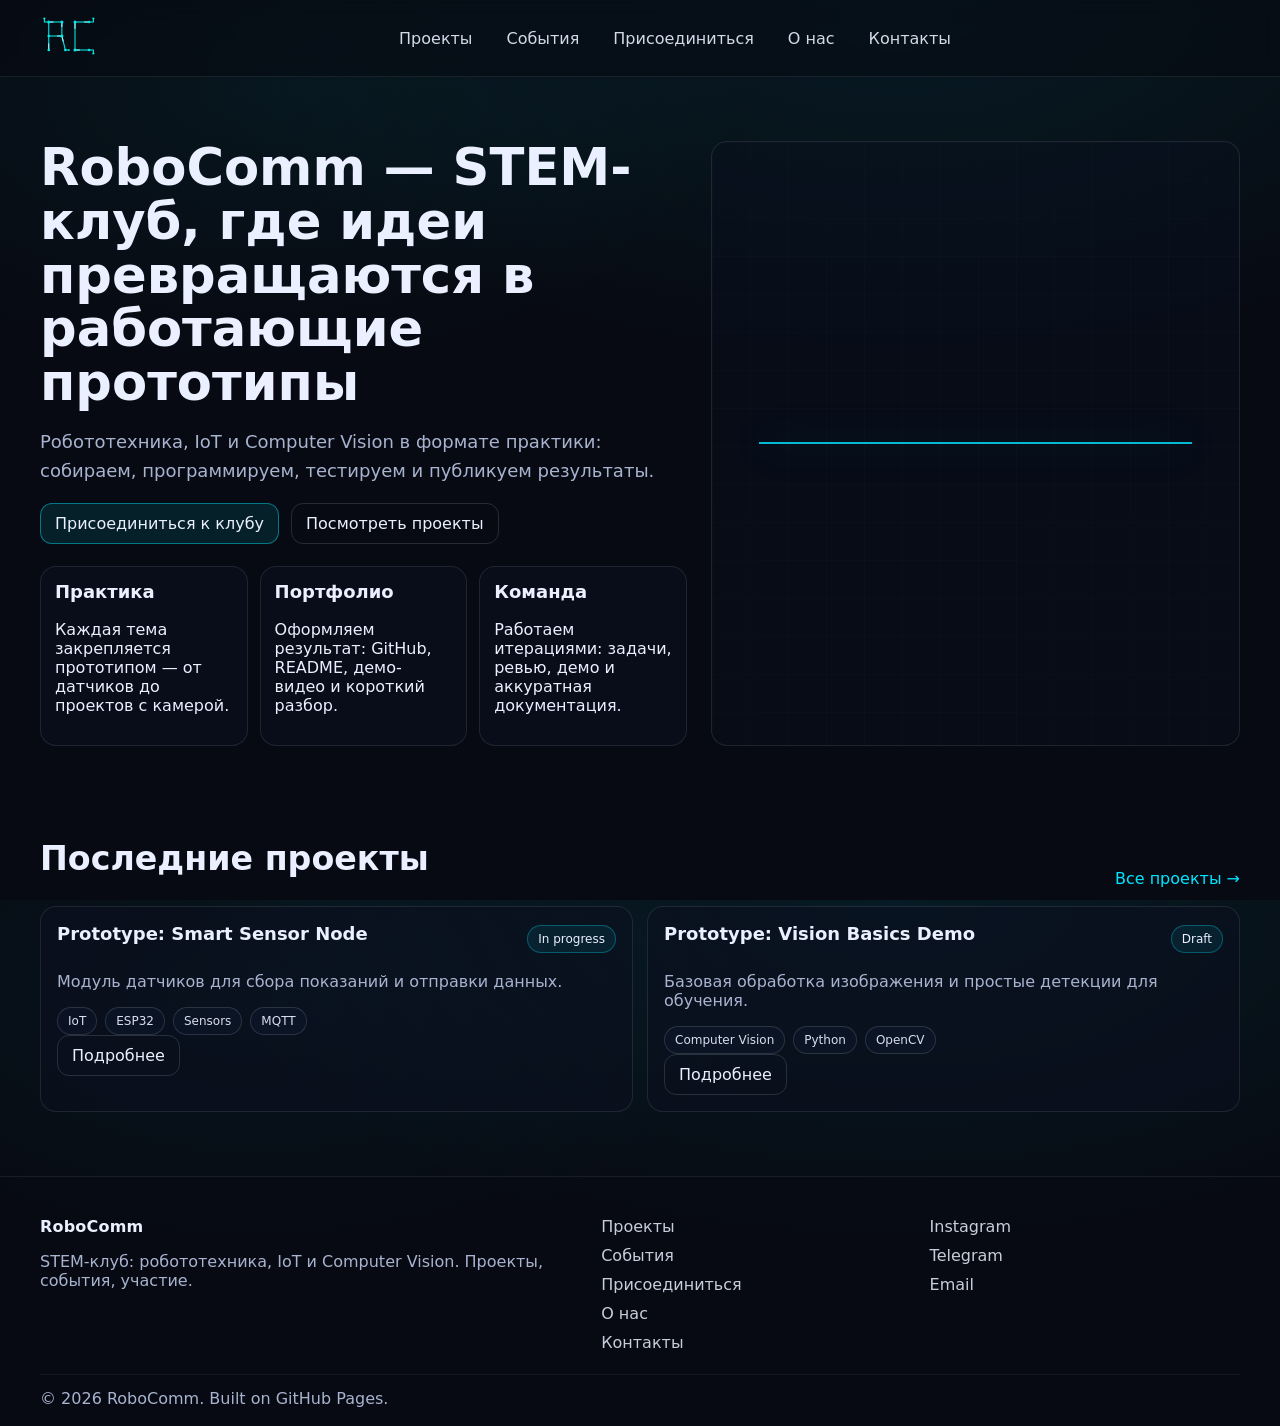
<file: index.html>
<!doctype html>
<html lang="ru">

<head>
  <meta charset="utf-8" />
  <meta name="viewport" content="width=device-width, initial-scale=1" />
  <title>RoboComm — STEM-клуб</title>
  <meta name="description"
    content="RoboComm — STEM-клуб: робототехника, IoT и Computer Vision. Проекты, события и участие." />

  <meta property="og:title" content="RoboComm — STEM-клуб" />
  <meta property="og:description" content="Проекты в робототехнике, IoT и Computer Vision. Присоединяйтесь." />
  <meta property="og:image" content="./assets/img/og.png" />
  <meta property="og:type" content="website" />

  <link rel="icon" href="./assets/icons/favicon.svg" type="image/svg+xml" />
  <link rel="icon" href="./assets/icons/favicon.ico" />
  <link rel="stylesheet" href="./assets/css/styles.css" />
</head>

<body>
  <header class="header">
    <div class="container header__inner">
      <a class="brand" href="./">
        <svg xmlns="http://www.w3.org/2000/svg" viewBox="0 0 160 100" width="70" height="44" aria-label="RoboComm"
          role="img">
          <style>
            .rc-tr {
              fill: none;
              stroke: #05e8e8;
              stroke-width: 2.5;
              stroke-linecap: square;
              stroke-linejoin: miter;
            }

            .rc-nd {
              fill: #05e8e8;
            }

            .rc-ndp {
              fill: #05e8e8;
              animation: rc-ndp 2.4s ease-in-out infinite;
            }

            .rc-sig {
              fill: none;
              stroke: #05e8e8;
              stroke-width: 2.2;
              stroke-linecap: round;
              opacity: 0;
              animation: rc-sig 3s ease-out infinite;
            }

            .rc-fl {
              fill: none;
              stroke: rgba(190, 252, 255, .9);
              stroke-width: 2.5;
              stroke-linecap: round;
              animation: rc-fl 1.8s linear infinite;
            }

            @keyframes rc-ndp {

              0%,
              100% {
                opacity: 1
              }

              50% {
                opacity: .3
              }
            }

            @keyframes rc-sig {
              0% {
                opacity: 0
              }

              20% {
                opacity: 1
              }

              80% {
                opacity: .5
              }

              100% {
                opacity: 0
              }
            }

            @keyframes rc-fl {
              from {
                stroke-dashoffset: 240
              }

              to {
                stroke-dashoffset: 0
              }
            }
          </style>
          <line class="rc-tr" x1="20" y1="18" x2="20" y2="82" />
          <line class="rc-tr" x1="20" y1="18" x2="50" y2="18" />
          <line class="rc-tr" x1="50" y1="18" x2="50" y2="50" />
          <line class="rc-tr" x1="20" y1="50" x2="50" y2="50" />
          <polyline class="rc-tr" points="50,50 58,82" />
          <polyline class="rc-tr" points="20,18 10,18 10,10" />
          <line class="rc-tr" x1="58" y1="82" x2="66" y2="82" />
          <line class="rc-tr" x1="112" y1="18" x2="80" y2="18" />
          <line class="rc-tr" x1="80" y1="18" x2="80" y2="82" />
          <line class="rc-tr" x1="80" y1="82" x2="112" y2="82" />
          <polyline class="rc-tr" points="112,18 122,18 122,10" />
          <polyline class="rc-tr" points="112,82 122,82 122,90" />
          <line class="rc-fl" x1="20" y1="82" x2="20" y2="18" stroke-dasharray="14 240" />
          <line class="rc-fl" x1="20" y1="18" x2="50" y2="18" stroke-dasharray="10 240" style="animation-delay:.25s" />
          <line class="rc-fl" x1="50" y1="18" x2="50" y2="50" stroke-dasharray="10 240" style="animation-delay:.5s" />
          <line class="rc-fl" x1="50" y1="50" x2="20" y2="50" stroke-dasharray="10 240" style="animation-delay:.75s" />
          <polyline class="rc-fl" points="50,50 58,82" stroke-dasharray="12 240" style="animation-delay:1s" />
          <line class="rc-fl" x1="112" y1="18" x2="80" y2="18" stroke-dasharray="10 240" style="animation-delay:.4s" />
          <line class="rc-fl" x1="80" y1="18" x2="80" y2="82" stroke-dasharray="14 240" style="animation-delay:.8s" />
          <line class="rc-fl" x1="80" y1="82" x2="112" y2="82" stroke-dasharray="10 240" style="animation-delay:1.2s" />
          <circle class="rc-ndp" cx="20" cy="18" r="3.5" />
          <circle class="rc-ndp" cx="50" cy="18" r="3.5" style="animation-delay:.6s" />
          <circle class="rc-ndp" cx="20" cy="50" r="3" style="animation-delay:1.2s" />
          <circle class="rc-ndp" cx="50" cy="50" r="3.5" style="animation-delay:.9s" />
          <circle class="rc-ndp" cx="20" cy="82" r="3" style="animation-delay:1.8s" />
          <circle class="rc-ndp" cx="58" cy="82" r="3" style="animation-delay:1.5s" />
          <circle class="rc-nd" cx="10" cy="10" r="2.5" />
          <circle class="rc-nd" cx="66" cy="82" r="2" />
          <circle class="rc-ndp" cx="80" cy="18" r="3.5" style="animation-delay:.3s" />
          <circle class="rc-ndp" cx="112" cy="18" r="3" style="animation-delay:.9s" />
          <circle class="rc-ndp" cx="80" cy="82" r="3.5" style="animation-delay:1.5s" />
          <circle class="rc-ndp" cx="112" cy="82" r="3" style="animation-delay:.6s" />
          <circle class="rc-nd" cx="122" cy="10" r="2.5" />
          <circle class="rc-nd" cx="122" cy="90" r="2.5" />
          <path class="rc-sig" d="M118,36 A16,16 0 0,1 118,64" style="animation-delay:0s" />
          <path class="rc-sig" d="M126,26 A26,26 0 0,1 126,74" style="animation-delay:.9s" />
          <path class="rc-sig" d="M134,16 A36,36 0 0,1 134,84" style="animation-delay:1.8s" />
        </svg>
      </a>

      <nav class="nav" aria-label="Главная навигация">
        <a href="./projects/">Проекты</a>
        <a href="./events/">События</a>
        <a href="./join/">Присоединиться</a>
        <a href="./about/">О нас</a>
        <a href="./contact/">Контакты</a>
      </nav>

      <div class="header__cta">
      </div>
    </div>
  </header>

  <main>
    <section class="hero">
      <div class="container hero__grid">
        <div class="hero__content">
          <h1 class="h1">RoboComm — STEM-клуб, где идеи превращаются в работающие прототипы</h1>
          <p class="lead">
            Робототехника, IoT и Computer Vision в формате практики: собираем, программируем, тестируем и публикуем
            результаты.
          </p>
          <div class="hero__actions">
            <a class="btn btn--primary"
              href="https://docs.google.com/forms/d/e/1FAIpQLSdoDfHb0svXEY7sCwe3FYZhcU8CKsg9YyUPoScQWoVRSNsouA/viewform?usp=dialog"
              target="_blank" rel="noreferrer">Присоединиться к клубу</a>
            <a class="btn btn--ghost" href="./projects/">Посмотреть проекты</a>
          </div>

          <div class="features">
            <div class="feature">
              <h3 class="h3">Практика</h3>
              <p>Каждая тема закрепляется прототипом — от датчиков до проектов с камерой.</p>
            </div>
            <div class="feature">
              <h3 class="h3">Портфолио</h3>
              <p>Оформляем результат: GitHub, README, демо-видео и короткий разбор.</p>
            </div>
            <div class="feature">
              <h3 class="h3">Команда</h3>
              <p>Работаем итерациями: задачи, ревью, демо и аккуратная документация.</p>
            </div>
          </div>
        </div>

        <div class="hero__visual" aria-hidden="true">
          <div class="osc">
            <div class="osc__line"></div>
          </div>
          <div class="gridbg"></div>
        </div>
      </div>
    </section>

    <section class="section">
      <div class="container">
        <div class="section__head">
          <h2 class="h2">Последние проекты</h2>
          <a class="link" href="./projects/">Все проекты →</a>
        </div>

        <div class="cards">
          <article class="card">
            <div class="card__top">
              <h3 class="h3">Prototype: Smart Sensor Node</h3>
              <span class="status">In progress</span>
            </div>
            <p class="muted">Модуль датчиков для сбора показаний и отправки данных.</p>
            <div class="tags">
              <span class="tag">IoT</span><span class="tag">ESP32</span><span class="tag">Sensors</span><span
                class="tag">MQTT</span>
            </div>
            <div class="card__actions">
              <a class="btn btn--ghost" href="./projects/">Подробнее</a>
            </div>
          </article>

          <article class="card">
            <div class="card__top">
              <h3 class="h3">Prototype: Vision Basics Demo</h3>
              <span class="status">Draft</span>
            </div>
            <p class="muted">Базовая обработка изображения и простые детекции для обучения.</p>
            <div class="tags">
              <span class="tag">Computer Vision</span><span class="tag">Python</span><span class="tag">OpenCV</span>
            </div>
            <div class="card__actions">
              <a class="btn btn--ghost" href="./projects/">Подробнее</a>
            </div>
          </article>
        </div>
      </div>
    </section>
  </main>

  <footer class="footer">
    <div class="container footer__grid">
      <div>
        <div class="brand brand--footer">RoboComm</div>
        <p class="muted">STEM-клуб: робототехника, IoT и Computer Vision. Проекты, события, участие.</p>
      </div>

      <div class="footer__links">
        <a href="./projects/">Проекты</a>
        <a href="./events/">События</a>
        <a href="./join/">Присоединиться</a>
        <a href="./about/">О нас</a>
        <a href="./contact/">Контакты</a>
      </div>

      <div class="footer__links">
        <a href="#">Instagram</a>
        <a href="#">Telegram</a>
        <a href="#">Email</a>
      </div>
    </div>

    <div class="container footer__bottom">
      <span class="muted">© <span id="year"></span> RoboComm. Built on GitHub Pages.</span>
    </div>
  </footer>

  <script>
    document.getElementById('year').textContent = new Date().getFullYear();
  </script>
</body>

</html>
</file>
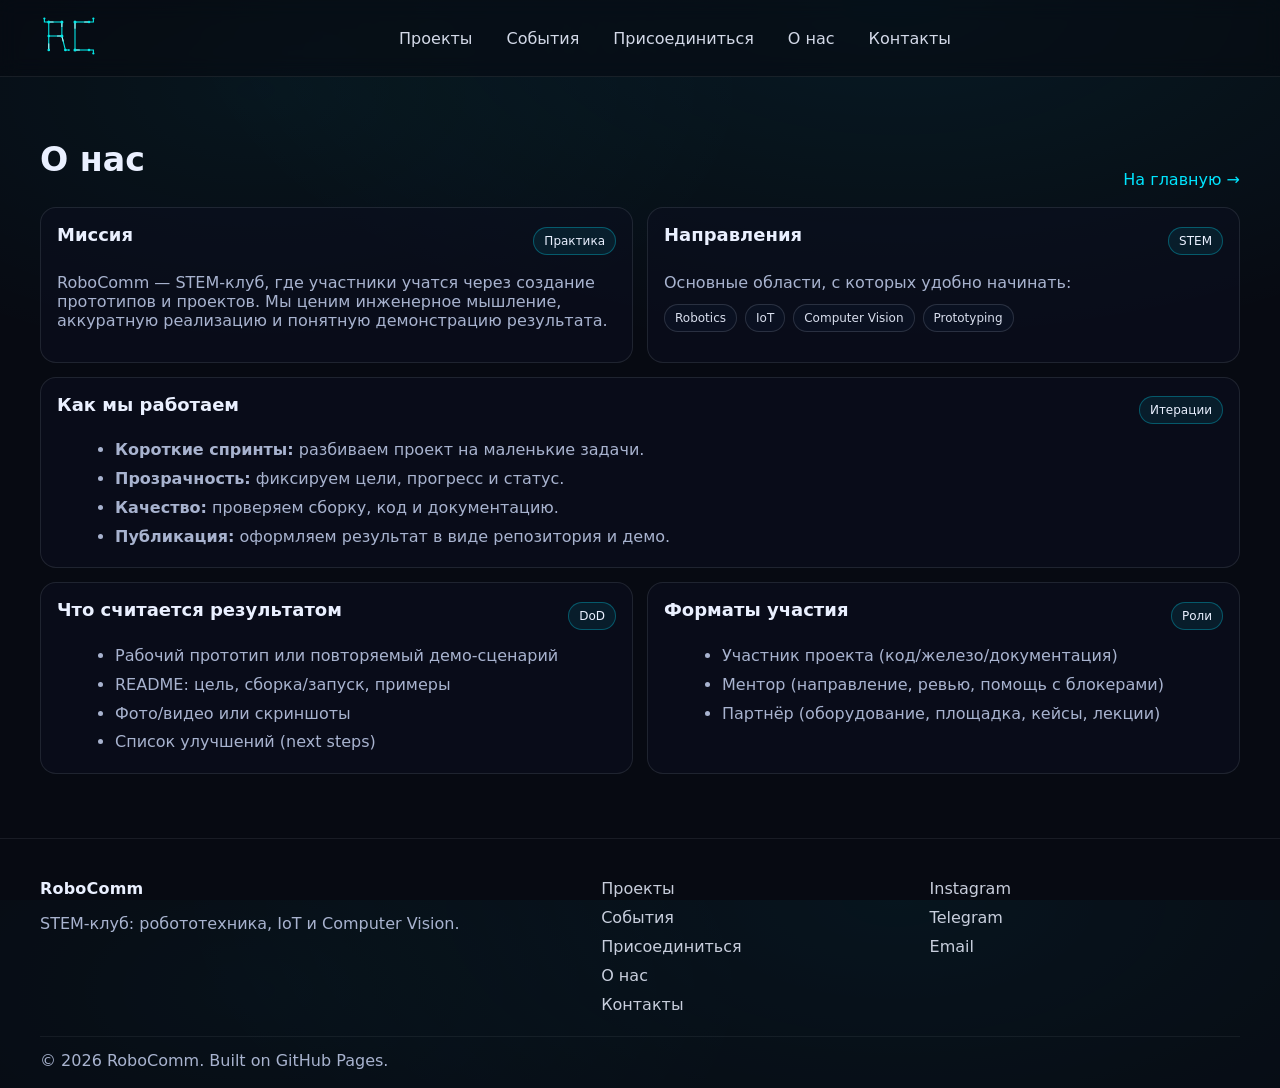
<file: about/index.html>
<!doctype html>
<html lang="ru">
<head>
  <meta charset="utf-8" />
  <meta name="viewport" content="width=device-width, initial-scale=1" />
  <title>О нас — RoboComm</title>
  <meta name="description" content="RoboComm — STEM-клуб: как устроена работа, направления и принципы." />

  <meta property="og:title" content="О нас — RoboComm" />
  <meta property="og:description" content="Практика, проекты и публикации: как устроена работа RoboComm." />
  <meta property="og:image" content="../assets/img/og.png" />
  <meta property="og:type" content="website" />

  <link rel="icon" href="../assets/icons/favicon.svg" type="image/svg+xml"/>
  <link rel="icon" href="../assets/icons/favicon.ico"/>
  <link rel="stylesheet" href="../assets/css/styles.css" />
</head>
<body>
  <header class="header">
    <div class="container header__inner">
      <a class="brand" href="../">
        <svg xmlns="http://www.w3.org/2000/svg" viewBox="0 0 160 100" width="70" height="44" aria-label="RoboComm" role="img">
          <style>
            .rc-tr  { fill:none; stroke:#05e8e8; stroke-width:2.5; stroke-linecap:square; stroke-linejoin:miter; }
            .rc-nd  { fill:#05e8e8; }
            .rc-ndp { fill:#05e8e8; animation:rc-ndp 2.4s ease-in-out infinite; }
            .rc-sig { fill:none; stroke:#05e8e8; stroke-width:2.2; stroke-linecap:round; opacity:0; animation:rc-sig 3s ease-out infinite; }
            .rc-fl  { fill:none; stroke:rgba(190,252,255,.9); stroke-width:2.5; stroke-linecap:round; animation:rc-fl 1.8s linear infinite; }
            @keyframes rc-ndp { 0%,100%{opacity:1} 50%{opacity:.3} }
            @keyframes rc-sig  { 0%{opacity:0} 20%{opacity:1} 80%{opacity:.5} 100%{opacity:0} }
            @keyframes rc-fl   { from{stroke-dashoffset:240} to{stroke-dashoffset:0} }
          </style>
          <line class="rc-tr" x1="20" y1="18" x2="20" y2="82"/><line class="rc-tr" x1="20" y1="18" x2="50" y2="18"/>
          <line class="rc-tr" x1="50" y1="18" x2="50" y2="50"/><line class="rc-tr" x1="20" y1="50" x2="50" y2="50"/>
          <polyline class="rc-tr" points="50,50 58,82"/><polyline class="rc-tr" points="20,18 10,18 10,10"/>
          <line class="rc-tr" x1="58" y1="82" x2="66" y2="82"/>
          <line class="rc-tr" x1="112" y1="18" x2="80" y2="18"/><line class="rc-tr" x1="80" y1="18" x2="80" y2="82"/>
          <line class="rc-tr" x1="80" y1="82" x2="112" y2="82"/>
          <polyline class="rc-tr" points="112,18 122,18 122,10"/><polyline class="rc-tr" points="112,82 122,82 122,90"/>
          <line class="rc-fl" x1="20" y1="82" x2="20" y2="18" stroke-dasharray="14 240"/>
          <line class="rc-fl" x1="20" y1="18" x2="50" y2="18" stroke-dasharray="10 240" style="animation-delay:.25s"/>
          <line class="rc-fl" x1="50" y1="18" x2="50" y2="50" stroke-dasharray="10 240" style="animation-delay:.5s"/>
          <line class="rc-fl" x1="50" y1="50" x2="20" y2="50" stroke-dasharray="10 240" style="animation-delay:.75s"/>
          <polyline class="rc-fl" points="50,50 58,82" stroke-dasharray="12 240" style="animation-delay:1s"/>
          <line class="rc-fl" x1="112" y1="18" x2="80" y2="18" stroke-dasharray="10 240" style="animation-delay:.4s"/>
          <line class="rc-fl" x1="80" y1="18" x2="80" y2="82" stroke-dasharray="14 240" style="animation-delay:.8s"/>
          <line class="rc-fl" x1="80" y1="82" x2="112" y2="82" stroke-dasharray="10 240" style="animation-delay:1.2s"/>
          <circle class="rc-ndp" cx="20" cy="18" r="3.5"/><circle class="rc-ndp" cx="50" cy="18" r="3.5" style="animation-delay:.6s"/>
          <circle class="rc-ndp" cx="20" cy="50" r="3" style="animation-delay:1.2s"/><circle class="rc-ndp" cx="50" cy="50" r="3.5" style="animation-delay:.9s"/>
          <circle class="rc-ndp" cx="20" cy="82" r="3" style="animation-delay:1.8s"/><circle class="rc-ndp" cx="58" cy="82" r="3" style="animation-delay:1.5s"/>
          <circle class="rc-nd" cx="10" cy="10" r="2.5"/><circle class="rc-nd" cx="66" cy="82" r="2"/>
          <circle class="rc-ndp" cx="80" cy="18" r="3.5" style="animation-delay:.3s"/><circle class="rc-ndp" cx="112" cy="18" r="3" style="animation-delay:.9s"/>
          <circle class="rc-ndp" cx="80" cy="82" r="3.5" style="animation-delay:1.5s"/><circle class="rc-ndp" cx="112" cy="82" r="3" style="animation-delay:.6s"/>
          <circle class="rc-nd" cx="122" cy="10" r="2.5"/><circle class="rc-nd" cx="122" cy="90" r="2.5"/>
          <path class="rc-sig" d="M118,36 A16,16 0 0,1 118,64" style="animation-delay:0s"/>
          <path class="rc-sig" d="M126,26 A26,26 0 0,1 126,74" style="animation-delay:.9s"/>
          <path class="rc-sig" d="M134,16 A36,36 0 0,1 134,84" style="animation-delay:1.8s"/>
        </svg>
      </a>

      <nav class="nav" aria-label="Главная навигация">
        <a href="../projects/">Проекты</a>
        <a href="../events/">События</a>
        <a href="../join/">Присоединиться</a>
        <a href="../about/">О нас</a>
        <a href="../contact/">Контакты</a>
      </nav>

      <div class="header__cta">
      </div>
    </div>
  </header>

  <main class="section">
    <div class="container">
      <div class="section__head">
        <h1 class="h2">О нас</h1>
        <a class="link" href="../">На главную →</a>
      </div>

      <div class="cards" style="margin-top:12px;">
        <article class="card">
          <div class="card__top">
            <h3 class="h3">Миссия</h3>
            <span class="status">Практика</span>
          </div>
          <p class="muted">
            RoboComm — STEM-клуб, где участники учатся через создание прототипов и проектов.
            Мы ценим инженерное мышление, аккуратную реализацию и понятную демонстрацию результата.
          </p>
        </article>

        <article class="card">
          <div class="card__top">
            <h3 class="h3">Направления</h3>
            <span class="status">STEM</span>
          </div>
          <p class="muted" style="margin-bottom:10px;">
            Основные области, с которых удобно начинать:
          </p>
          <div class="tags">
            <span class="tag">Robotics</span>
            <span class="tag">IoT</span>
            <span class="tag">Computer Vision</span>
            <span class="tag">Prototyping</span>
          </div>
        </article>
      </div>

      <div class="card" style="margin-top:14px;">
        <div class="card__top">
          <h3 class="h3">Как мы работаем</h3>
          <span class="status">Итерации</span>
        </div>
        <ul class="muted" style="margin:10px 0 0 18px; line-height:1.8;">
          <li><strong>Короткие спринты:</strong> разбиваем проект на маленькие задачи.</li>
          <li><strong>Прозрачность:</strong> фиксируем цели, прогресс и статус.</li>
          <li><strong>Качество:</strong> проверяем сборку, код и документацию.</li>
          <li><strong>Публикация:</strong> оформляем результат в виде репозитория и демо.</li>
        </ul>
      </div>

      <div class="cards" style="margin-top:14px;">
        <article class="card">
          <div class="card__top">
            <h3 class="h3">Что считается результатом</h3>
            <span class="status">DoD</span>
          </div>
          <ul class="muted" style="margin:10px 0 0 18px; line-height:1.8;">
            <li>Рабочий прототип или повторяемый демо-сценарий</li>
            <li>README: цель, сборка/запуск, примеры</li>
            <li>Фото/видео или скриншоты</li>
            <li>Список улучшений (next steps)</li>
          </ul>
        </article>

        <article class="card">
          <div class="card__top">
            <h3 class="h3">Форматы участия</h3>
            <span class="status">Роли</span>
          </div>
          <ul class="muted" style="margin:10px 0 0 18px; line-height:1.8;">
            <li>Участник проекта (код/железо/документация)</li>
            <li>Ментор (направление, ревью, помощь с блокерами)</li>
            <li>Партнёр (оборудование, площадка, кейсы, лекции)</li>
          </ul>
        </article>
      </div>
    </div>
  </main>

  <footer class="footer">
    <div class="container footer__grid">
      <div>
        <div class="brand brand--footer">RoboComm</div>
        <p class="muted">STEM-клуб: робототехника, IoT и Computer Vision.</p>
      </div>

      <div class="footer__links">
        <a href="../projects/">Проекты</a>
        <a href="../events/">События</a>
        <a href="../join/">Присоединиться</a>
        <a href="../about/">О нас</a>
        <a href="../contact/">Контакты</a>
      </div>

      <div class="footer__links">
        <a href="#">Instagram</a>
        <a href="#">Telegram</a>
        <a href="#">Email</a>
      </div>
    </div>

    <div class="container footer__bottom">
      <span class="muted">© <span id="year"></span> RoboComm. Built on GitHub Pages.</span>
    </div>
  </footer>

  <script>document.getElementById('year').textContent = new Date().getFullYear();</script>
</body>
</html>
</file>
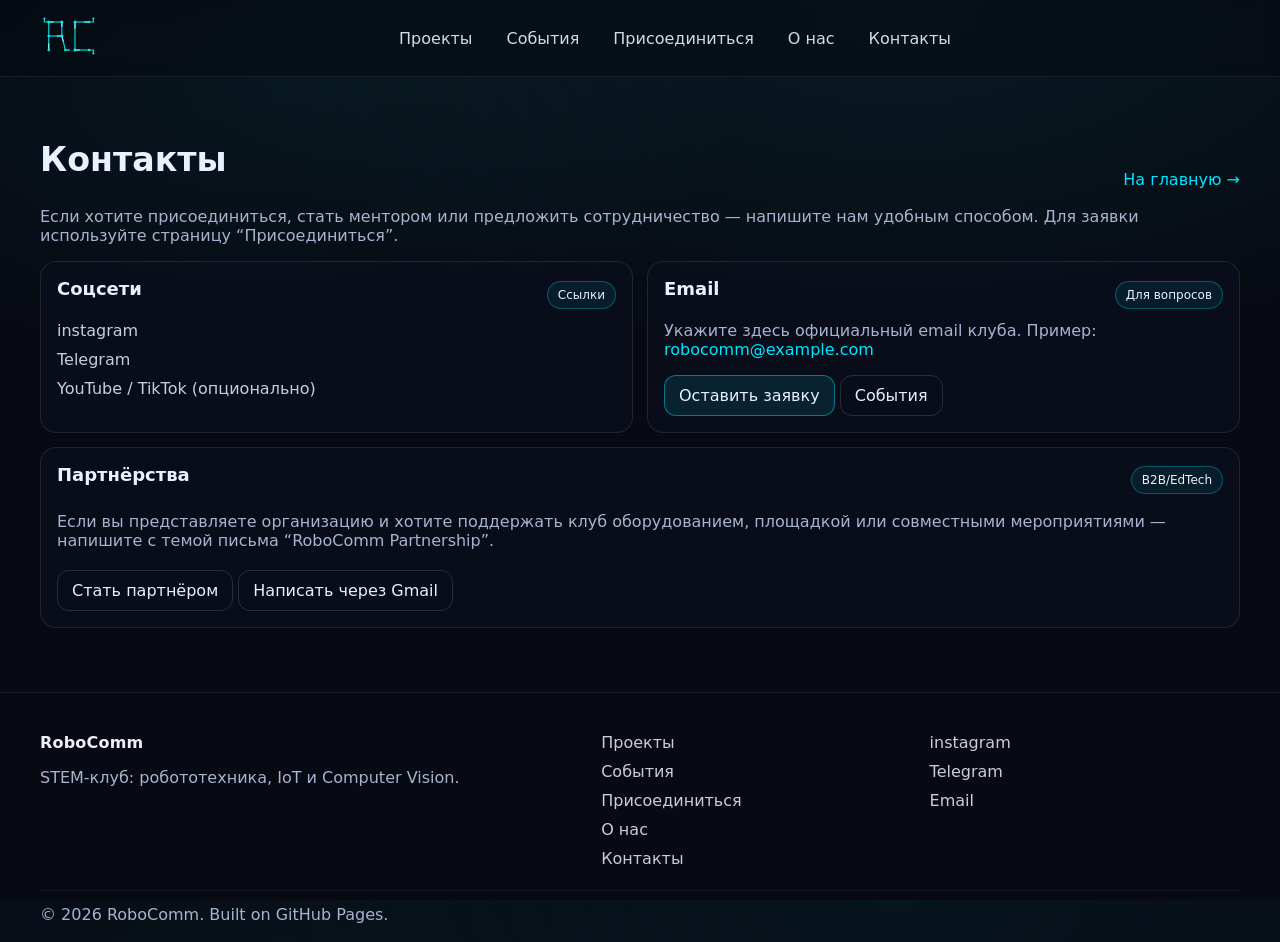
<file: contact/index.html>
<!doctype html>
<html lang="ru">

<head>
  <meta charset="utf-8" />
  <meta name="viewport" content="width=device-width, initial-scale=1" />
  <title>Контакты — RoboComm</title>
  <meta name="description" content="Контакты RoboComm: как связаться и задать вопрос." />

  <meta property="og:title" content="Контакты — RoboComm" />
  <meta property="og:description" content="Свяжитесь с RoboComm: соцсети и почта." />
  <meta property="og:image" content="../assets/img/og.png" />
  <meta property="og:type" content="website" />

  <link rel="icon" href="../assets/icons/favicon.svg" type="image/svg+xml" />
  <link rel="icon" href="../assets/icons/favicon.ico" />
  <link rel="stylesheet" href="../assets/css/styles.css" />
</head>

<body>
  <header class="header">
    <div class="container header__inner">
      <a class="brand" href="../">
        <svg xmlns="http://www.w3.org/2000/svg" viewBox="0 0 160 100" width="70" height="44" aria-label="RoboComm"
          role="img">
          <style>
            .rc-tr {
              fill: none;
              stroke: #05e8e8;
              stroke-width: 2.5;
              stroke-linecap: square;
              stroke-linejoin: miter;
            }

            .rc-nd {
              fill: #05e8e8;
            }

            .rc-ndp {
              fill: #05e8e8;
              animation: rc-ndp 2.4s ease-in-out infinite;
            }

            .rc-sig {
              fill: none;
              stroke: #05e8e8;
              stroke-width: 2.2;
              stroke-linecap: round;
              opacity: 0;
              animation: rc-sig 3s ease-out infinite;
            }

            .rc-fl {
              fill: none;
              stroke: rgba(190, 252, 255, .9);
              stroke-width: 2.5;
              stroke-linecap: round;
              animation: rc-fl 1.8s linear infinite;
            }

            @keyframes rc-ndp {

              0%,
              100% {
                opacity: 1
              }

              50% {
                opacity: .3
              }
            }

            @keyframes rc-sig {
              0% {
                opacity: 0
              }

              20% {
                opacity: 1
              }

              80% {
                opacity: .5
              }

              100% {
                opacity: 0
              }
            }

            @keyframes rc-fl {
              from {
                stroke-dashoffset: 240
              }

              to {
                stroke-dashoffset: 0
              }
            }
          </style>
          <line class="rc-tr" x1="20" y1="18" x2="20" y2="82" />
          <line class="rc-tr" x1="20" y1="18" x2="50" y2="18" />
          <line class="rc-tr" x1="50" y1="18" x2="50" y2="50" />
          <line class="rc-tr" x1="20" y1="50" x2="50" y2="50" />
          <polyline class="rc-tr" points="50,50 58,82" />
          <polyline class="rc-tr" points="20,18 10,18 10,10" />
          <line class="rc-tr" x1="58" y1="82" x2="66" y2="82" />
          <line class="rc-tr" x1="112" y1="18" x2="80" y2="18" />
          <line class="rc-tr" x1="80" y1="18" x2="80" y2="82" />
          <line class="rc-tr" x1="80" y1="82" x2="112" y2="82" />
          <polyline class="rc-tr" points="112,18 122,18 122,10" />
          <polyline class="rc-tr" points="112,82 122,82 122,90" />
          <line class="rc-fl" x1="20" y1="82" x2="20" y2="18" stroke-dasharray="14 240" />
          <line class="rc-fl" x1="20" y1="18" x2="50" y2="18" stroke-dasharray="10 240" style="animation-delay:.25s" />
          <line class="rc-fl" x1="50" y1="18" x2="50" y2="50" stroke-dasharray="10 240" style="animation-delay:.5s" />
          <line class="rc-fl" x1="50" y1="50" x2="20" y2="50" stroke-dasharray="10 240" style="animation-delay:.75s" />
          <polyline class="rc-fl" points="50,50 58,82" stroke-dasharray="12 240" style="animation-delay:1s" />
          <line class="rc-fl" x1="112" y1="18" x2="80" y2="18" stroke-dasharray="10 240" style="animation-delay:.4s" />
          <line class="rc-fl" x1="80" y1="18" x2="80" y2="82" stroke-dasharray="14 240" style="animation-delay:.8s" />
          <line class="rc-fl" x1="80" y1="82" x2="112" y2="82" stroke-dasharray="10 240" style="animation-delay:1.2s" />
          <circle class="rc-ndp" cx="20" cy="18" r="3.5" />
          <circle class="rc-ndp" cx="50" cy="18" r="3.5" style="animation-delay:.6s" />
          <circle class="rc-ndp" cx="20" cy="50" r="3" style="animation-delay:1.2s" />
          <circle class="rc-ndp" cx="50" cy="50" r="3.5" style="animation-delay:.9s" />
          <circle class="rc-ndp" cx="20" cy="82" r="3" style="animation-delay:1.8s" />
          <circle class="rc-ndp" cx="58" cy="82" r="3" style="animation-delay:1.5s" />
          <circle class="rc-nd" cx="10" cy="10" r="2.5" />
          <circle class="rc-nd" cx="66" cy="82" r="2" />
          <circle class="rc-ndp" cx="80" cy="18" r="3.5" style="animation-delay:.3s" />
          <circle class="rc-ndp" cx="112" cy="18" r="3" style="animation-delay:.9s" />
          <circle class="rc-ndp" cx="80" cy="82" r="3.5" style="animation-delay:1.5s" />
          <circle class="rc-ndp" cx="112" cy="82" r="3" style="animation-delay:.6s" />
          <circle class="rc-nd" cx="122" cy="10" r="2.5" />
          <circle class="rc-nd" cx="122" cy="90" r="2.5" />
          <path class="rc-sig" d="M118,36 A16,16 0 0,1 118,64" style="animation-delay:0s" />
          <path class="rc-sig" d="M126,26 A26,26 0 0,1 126,74" style="animation-delay:.9s" />
          <path class="rc-sig" d="M134,16 A36,36 0 0,1 134,84" style="animation-delay:1.8s" />
        </svg>
      </a>

      <nav class="nav" aria-label="Главная навигация">
        <a href="../projects/">Проекты</a>
        <a href="../events/">События</a>
        <a href="../join/">Присоединиться</a>
        <a href="../about/">О нас</a>
        <a href="../contact/">Контакты</a>
      </nav>

      <div class="header__cta">
      </div>
    </div>
  </header>

  <main class="section">
    <div class="container">
      <div class="section__head">
        <h1 class="h2">Контакты</h1>
        <a class="link" href="../">На главную →</a>
      </div>

      <p class="muted">
        Если хотите присоединиться, стать ментором или предложить сотрудничество — напишите нам удобным способом.
        Для заявки используйте страницу “Присоединиться”.
      </p>

      <div class="cards" style="margin-top:16px;">
        <article class="card">
          <div class="card__top">
            <h3 class="h3">Соцсети</h3>
            <span class="status">Ссылки</span>
          </div>
          <div class="footer__links" style="margin-top:10px;">
            <a href="https://www.instagram.com/adenov_abdy?igsh=dmpyZXI2bThvbWpt">instagram</a>
            <a href="https://t.me/abdykerim_adenov" target="_blank">Telegram</a>
            <a href="#" target="_blank" rel="noreferrer">YouTube / TikTok (опционально)</a>
          </div>
        </article>

        <article class="card">
          <div class="card__top">
            <h3 class="h3">Email</h3>
            <span class="status">Для вопросов</span>
          </div>
          <p class="muted" style="margin-top:10px;">
            Укажите здесь официальный email клуба. Пример:
            <span style="color:var(--accent);">robocomm@example.com</span>
          </p>
          <div style="margin-top:12px;">
            <a class="btn btn--primary"
              href="https://docs.google.com/forms/d/e/1FAIpQLSdoDfHb0svXEY7sCwe3FYZhcU8CKsg9YyUPoScQWoVRSNsouA/viewform?usp=dialog"
              target="_blank" rel="noreferrer">Оставить заявку</a>
            <a class="btn btn--ghost" href="../events/">События</a>
          </div>
        </article>
      </div>

      <div class="card" style="margin-top:14px;">
        <div class="card__top">
          <h3 class="h3">Партнёрства</h3>
          <span class="status">B2B/EdTech</span>
        </div>
        <p class="muted">
          Если вы представляете организацию и хотите поддержать клуб оборудованием, площадкой или совместными
          мероприятиями —
          напишите с темой письма “RoboComm Partnership”.
        </p>
        <div class="card__actions" style="margin-top: 20px;">
          <a class="btn btn--ghost" href="mailto:adenovich2000@gmail.com?subject=RoboComm%20Partnership">Стать
            партнёром</a>
          <a class="btn btn--ghost"
            href="https://mail.google.com/mail/?view=cm&to=adenovich2000@gmail.com&su=RoboComm%20Partnership"
            target="_blank" rel="noreferrer">Написать через Gmail</a>
        </div>
      </div>
    </div>
  </main>

  <footer class="footer">
    <div class="container footer__grid">
      <div>
        <div class="brand brand--footer">RoboComm</div>
        <p class="muted">STEM-клуб: робототехника, IoT и Computer Vision.</p>
      </div>

      <div class="footer__links">
        <a href="../projects/">Проекты</a>
        <a href="../events/">События</a>
        <a href="../join/">Присоединиться</a>
        <a href="../about/">О нас</a>
        <a href="../contact/">Контакты</a>
      </div>

      <div class="footer__links">
        <a href="https://www.instagram.com/adenov_abdy?igsh=dmpyZXI2bThvbWpt">instagram</a>
        <a href="https://t.me/abdykerim_adenov" target="_blank">Telegram</a>
        <a href="#">Email</a>
      </div>
    </div>

    <div class="container footer__bottom">
      <span class="muted">© <span id="year"></span> RoboComm. Built on GitHub Pages.</span>
    </div>
  </footer>

  <script>document.getElementById('year').textContent = new Date().getFullYear();</script>
</body>

</html>
</file>
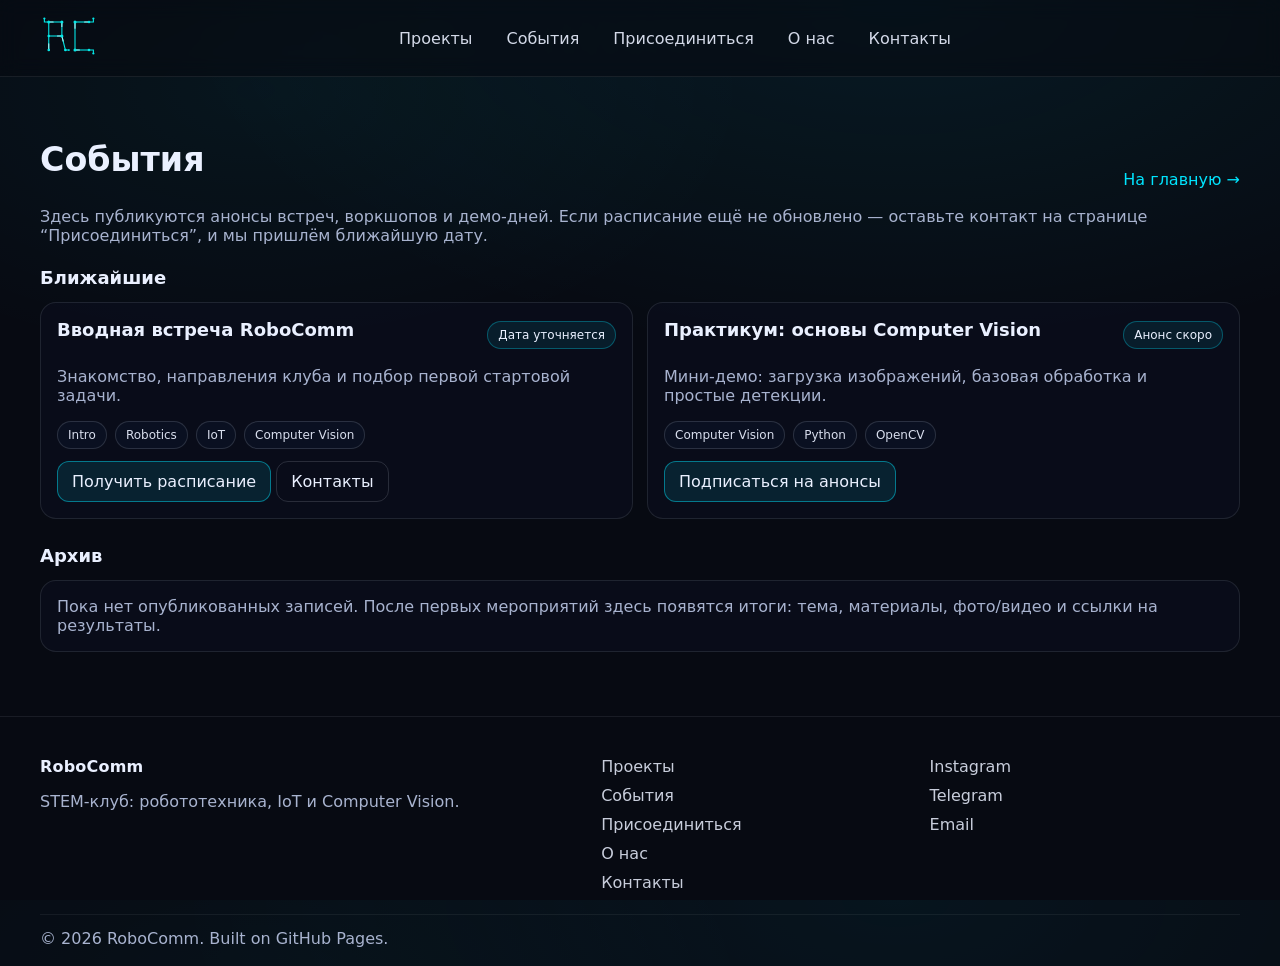
<file: events/index.html>
<!doctype html>
<html lang="ru">
<head>
  <meta charset="utf-8" />
  <meta name="viewport" content="width=device-width, initial-scale=1" />
  <title>События — RoboComm</title>
  <meta name="description" content="События RoboComm: встречи, воркшопы и демо-дни." />

  <meta property="og:title" content="События — RoboComm" />
  <meta property="og:description" content="Анонсы встреч, воркшопов и демо-дней RoboComm." />
  <meta property="og:image" content="../assets/img/og.png" />
  <meta property="og:type" content="website" />

  <link rel="icon" href="../assets/icons/favicon.svg" type="image/svg+xml"/>
  <link rel="icon" href="../assets/icons/favicon.ico"/>
  <link rel="stylesheet" href="../assets/css/styles.css" />
</head>
<body>
  <header class="header">
    <div class="container header__inner">
      <a class="brand" href="../">
        <svg xmlns="http://www.w3.org/2000/svg" viewBox="0 0 160 100" width="70" height="44" aria-label="RoboComm" role="img">
          <style>
            .rc-tr  { fill:none; stroke:#05e8e8; stroke-width:2.5; stroke-linecap:square; stroke-linejoin:miter; }
            .rc-nd  { fill:#05e8e8; }
            .rc-ndp { fill:#05e8e8; animation:rc-ndp 2.4s ease-in-out infinite; }
            .rc-sig { fill:none; stroke:#05e8e8; stroke-width:2.2; stroke-linecap:round; opacity:0; animation:rc-sig 3s ease-out infinite; }
            .rc-fl  { fill:none; stroke:rgba(190,252,255,.9); stroke-width:2.5; stroke-linecap:round; animation:rc-fl 1.8s linear infinite; }
            @keyframes rc-ndp { 0%,100%{opacity:1} 50%{opacity:.3} }
            @keyframes rc-sig  { 0%{opacity:0} 20%{opacity:1} 80%{opacity:.5} 100%{opacity:0} }
            @keyframes rc-fl   { from{stroke-dashoffset:240} to{stroke-dashoffset:0} }
          </style>
          <line class="rc-tr" x1="20" y1="18" x2="20" y2="82"/><line class="rc-tr" x1="20" y1="18" x2="50" y2="18"/>
          <line class="rc-tr" x1="50" y1="18" x2="50" y2="50"/><line class="rc-tr" x1="20" y1="50" x2="50" y2="50"/>
          <polyline class="rc-tr" points="50,50 58,82"/><polyline class="rc-tr" points="20,18 10,18 10,10"/>
          <line class="rc-tr" x1="58" y1="82" x2="66" y2="82"/>
          <line class="rc-tr" x1="112" y1="18" x2="80" y2="18"/><line class="rc-tr" x1="80" y1="18" x2="80" y2="82"/>
          <line class="rc-tr" x1="80" y1="82" x2="112" y2="82"/>
          <polyline class="rc-tr" points="112,18 122,18 122,10"/><polyline class="rc-tr" points="112,82 122,82 122,90"/>
          <line class="rc-fl" x1="20" y1="82" x2="20" y2="18" stroke-dasharray="14 240"/>
          <line class="rc-fl" x1="20" y1="18" x2="50" y2="18" stroke-dasharray="10 240" style="animation-delay:.25s"/>
          <line class="rc-fl" x1="50" y1="18" x2="50" y2="50" stroke-dasharray="10 240" style="animation-delay:.5s"/>
          <line class="rc-fl" x1="50" y1="50" x2="20" y2="50" stroke-dasharray="10 240" style="animation-delay:.75s"/>
          <polyline class="rc-fl" points="50,50 58,82" stroke-dasharray="12 240" style="animation-delay:1s"/>
          <line class="rc-fl" x1="112" y1="18" x2="80" y2="18" stroke-dasharray="10 240" style="animation-delay:.4s"/>
          <line class="rc-fl" x1="80" y1="18" x2="80" y2="82" stroke-dasharray="14 240" style="animation-delay:.8s"/>
          <line class="rc-fl" x1="80" y1="82" x2="112" y2="82" stroke-dasharray="10 240" style="animation-delay:1.2s"/>
          <circle class="rc-ndp" cx="20" cy="18" r="3.5"/><circle class="rc-ndp" cx="50" cy="18" r="3.5" style="animation-delay:.6s"/>
          <circle class="rc-ndp" cx="20" cy="50" r="3" style="animation-delay:1.2s"/><circle class="rc-ndp" cx="50" cy="50" r="3.5" style="animation-delay:.9s"/>
          <circle class="rc-ndp" cx="20" cy="82" r="3" style="animation-delay:1.8s"/><circle class="rc-ndp" cx="58" cy="82" r="3" style="animation-delay:1.5s"/>
          <circle class="rc-nd" cx="10" cy="10" r="2.5"/><circle class="rc-nd" cx="66" cy="82" r="2"/>
          <circle class="rc-ndp" cx="80" cy="18" r="3.5" style="animation-delay:.3s"/><circle class="rc-ndp" cx="112" cy="18" r="3" style="animation-delay:.9s"/>
          <circle class="rc-ndp" cx="80" cy="82" r="3.5" style="animation-delay:1.5s"/><circle class="rc-ndp" cx="112" cy="82" r="3" style="animation-delay:.6s"/>
          <circle class="rc-nd" cx="122" cy="10" r="2.5"/><circle class="rc-nd" cx="122" cy="90" r="2.5"/>
          <path class="rc-sig" d="M118,36 A16,16 0 0,1 118,64" style="animation-delay:0s"/>
          <path class="rc-sig" d="M126,26 A26,26 0 0,1 126,74" style="animation-delay:.9s"/>
          <path class="rc-sig" d="M134,16 A36,36 0 0,1 134,84" style="animation-delay:1.8s"/>
        </svg>
      </a>

      <nav class="nav" aria-label="Главная навигация">
        <a href="../projects/">Проекты</a>
        <a href="../events/">События</a>
        <a href="../join/">Присоединиться</a>
        <a href="../about/">О нас</a>
        <a href="../contact/">Контакты</a>
      </nav>

      <div class="header__cta">
      </div>
    </div>
  </header>

  <main class="section">
    <div class="container">
      <div class="section__head">
        <h1 class="h2">События</h1>
        <a class="link" href="../">На главную →</a>
      </div>

      <p class="muted">
        Здесь публикуются анонсы встреч, воркшопов и демо-дней. Если расписание ещё не обновлено —
        оставьте контакт на странице “Присоединиться”, и мы пришлём ближайшую дату.
      </p>

      <h2 class="h3" style="margin-top:22px;">Ближайшие</h2>
      <div class="cards" style="margin-top:12px;">
        <article class="card">
          <div class="card__top">
            <h3 class="h3">Вводная встреча RoboComm</h3>
            <span class="status">Дата уточняется</span>
          </div>
          <p class="muted">Знакомство, направления клуба и подбор первой стартовой задачи.</p>
          <div class="tags">
            <span class="tag">Intro</span>
            <span class="tag">Robotics</span>
            <span class="tag">IoT</span>
            <span class="tag">Computer Vision</span>
          </div>
          <div class="card__actions" style="margin-top:12px;">
            <a class="btn btn--primary" href="https://docs.google.com/forms/d/e/1FAIpQLSdoDfHb0svXEY7sCwe3FYZhcU8CKsg9YyUPoScQWoVRSNsouA/viewform?usp=dialog" target="_blank" rel="noreferrer">Получить расписание</a>
            <a class="btn btn--ghost" href="../contact/">Контакты</a>
          </div>
        </article>

        <article class="card">
          <div class="card__top">
            <h3 class="h3">Практикум: основы Computer Vision</h3>
            <span class="status">Анонс скоро</span>
          </div>
          <p class="muted">Мини-демо: загрузка изображений, базовая обработка и простые детекции.</p>
          <div class="tags">
            <span class="tag">Computer Vision</span>
            <span class="tag">Python</span>
            <span class="tag">OpenCV</span>
          </div>
          <div class="card__actions" style="margin-top:12px;">
            <a class="btn btn--primary" href="https://docs.google.com/forms/d/e/1FAIpQLSdoDfHb0svXEY7sCwe3FYZhcU8CKsg9YyUPoScQWoVRSNsouA/viewform?usp=dialog" target="_blank" rel="noreferrer">Подписаться на анонсы</a>
          </div>
        </article>
      </div>

      <h2 class="h3" style="margin-top:26px;">Архив</h2>
      <div class="card" style="margin-top:12px;">
        <p class="muted" style="margin:0;">
          Пока нет опубликованных записей. После первых мероприятий здесь появятся итоги:
          тема, материалы, фото/видео и ссылки на результаты.
        </p>
      </div>
    </div>
  </main>

  <footer class="footer">
    <div class="container footer__grid">
      <div>
        <div class="brand brand--footer">RoboComm</div>
        <p class="muted">STEM-клуб: робототехника, IoT и Computer Vision.</p>
      </div>

      <div class="footer__links">
        <a href="../projects/">Проекты</a>
        <a href="../events/">События</a>
        <a href="../join/">Присоединиться</a>
        <a href="../about/">О нас</a>
        <a href="../contact/">Контакты</a>
      </div>

      <div class="footer__links">
        <a href="#">Instagram</a>
        <a href="#">Telegram</a>
        <a href="#">Email</a>
      </div>
    </div>

    <div class="container footer__bottom">
      <span class="muted">© <span id="year"></span> RoboComm. Built on GitHub Pages.</span>
    </div>
  </footer>

  <script>document.getElementById('year').textContent = new Date().getFullYear();</script>
</body>
</html>
</file>
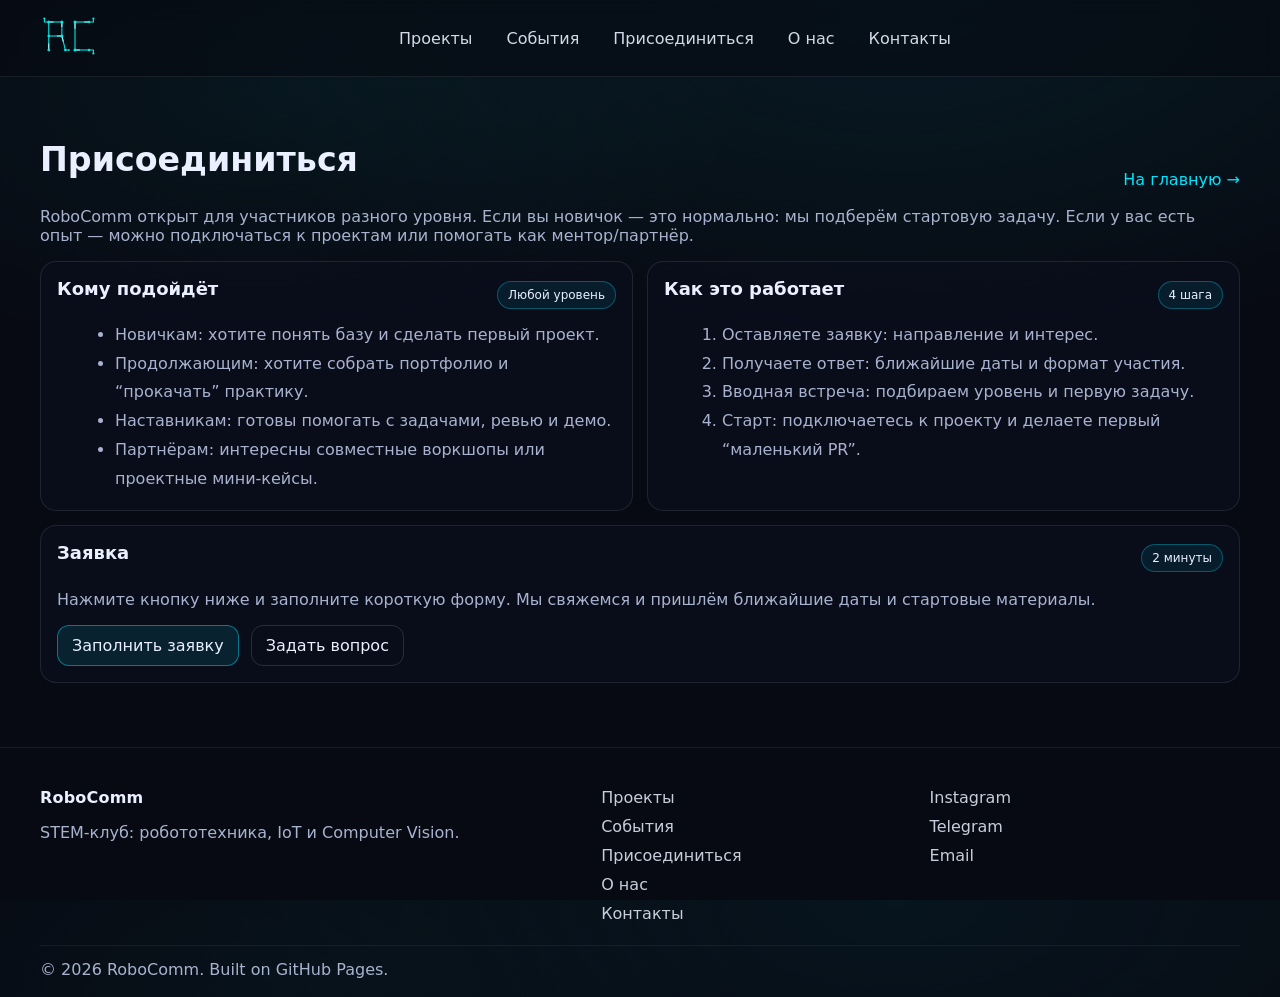
<file: join/index.html>
<!doctype html>
<html lang="ru">

<head>
  <meta charset="utf-8" />
  <meta name="viewport" content="width=device-width, initial-scale=1" />
  <title>Присоединиться — RoboComm</title>
  <meta name="description" content="Как присоединиться к RoboComm: шаги, форматы участия и ссылка на заявку." />

  <meta property="og:title" content="Присоединиться — RoboComm" />
  <meta property="og:description" content="Оставьте заявку и получите ближайшие даты и стартовые материалы." />
  <meta property="og:image" content="../assets/img/og.png" />
  <meta property="og:type" content="website" />

  <link rel="icon" href="../assets/icons/favicon.svg" type="image/svg+xml"/>
  <link rel="icon" href="../assets/icons/favicon.ico"/>
  <link rel="stylesheet" href="../assets/css/styles.css" />
</head>

<body>
  <header class="header">
    <div class="container header__inner">
      <a class="brand" href="../">
        <svg xmlns="http://www.w3.org/2000/svg" viewBox="0 0 160 100" width="70" height="44"
          aria-label="RoboComm" role="img">
          <style>
            .rc-tr  { fill:none; stroke:#05e8e8; stroke-width:2.5; stroke-linecap:square; stroke-linejoin:miter; }
            .rc-nd  { fill:#05e8e8; }
            .rc-ndp { fill:#05e8e8; animation:rc-ndp 2.4s ease-in-out infinite; }
            .rc-sig { fill:none; stroke:#05e8e8; stroke-width:2.2; stroke-linecap:round; opacity:0; animation:rc-sig 3s ease-out infinite; }
            .rc-fl  { fill:none; stroke:rgba(190,252,255,.9); stroke-width:2.5; stroke-linecap:round; animation:rc-fl 1.8s linear infinite; }
            @keyframes rc-ndp { 0%,100%{opacity:1} 50%{opacity:.3} }
            @keyframes rc-sig  { 0%{opacity:0} 20%{opacity:1} 80%{opacity:.5} 100%{opacity:0} }
            @keyframes rc-fl   { from{stroke-dashoffset:240} to{stroke-dashoffset:0} }
          </style>

          <!-- ── Letter R ── -->
          <line class="rc-tr" x1="20" y1="18" x2="20" y2="82"/>
          <line class="rc-tr" x1="20" y1="18" x2="50" y2="18"/>
          <line class="rc-tr" x1="50" y1="18" x2="50" y2="50"/>
          <line class="rc-tr" x1="20" y1="50" x2="50" y2="50"/>
          <polyline class="rc-tr" points="50,50 58,82"/>
          <polyline class="rc-tr" points="20,18 10,18 10,10"/>
          <line class="rc-tr" x1="58" y1="82" x2="66" y2="82"/>

          <!-- ── Letter C ── -->
          <line class="rc-tr" x1="112" y1="18" x2="80" y2="18"/>
          <line class="rc-tr" x1="80"  y1="18" x2="80" y2="82"/>
          <line class="rc-tr" x1="80"  y1="82" x2="112" y2="82"/>
          <!-- PCB terminators on C -->
          <polyline class="rc-tr" points="112,18 122,18 122,10"/>
          <polyline class="rc-tr" points="112,82 122,82 122,90"/>

          <!-- ── Current flow on R ── -->
          <line class="rc-fl" x1="20" y1="82" x2="20" y2="18" stroke-dasharray="14 240"/>
          <line class="rc-fl" x1="20" y1="18" x2="50" y2="18" stroke-dasharray="10 240" style="animation-delay:.25s"/>
          <line class="rc-fl" x1="50" y1="18" x2="50" y2="50" stroke-dasharray="10 240" style="animation-delay:.5s"/>
          <line class="rc-fl" x1="50" y1="50" x2="20" y2="50" stroke-dasharray="10 240" style="animation-delay:.75s"/>
          <polyline class="rc-fl" points="50,50 58,82" stroke-dasharray="12 240" style="animation-delay:1s"/>

          <!-- ── Current flow on C ── -->
          <line class="rc-fl" x1="112" y1="18" x2="80" y2="18" stroke-dasharray="10 240" style="animation-delay:.4s"/>
          <line class="rc-fl" x1="80"  y1="18" x2="80" y2="82" stroke-dasharray="14 240" style="animation-delay:.8s"/>
          <line class="rc-fl" x1="80"  y1="82" x2="112" y2="82" stroke-dasharray="10 240" style="animation-delay:1.2s"/>

          <!-- ── Nodes on R ── -->
          <circle class="rc-ndp" cx="20" cy="18" r="3.5"/>
          <circle class="rc-ndp" cx="50" cy="18" r="3.5" style="animation-delay:.6s"/>
          <circle class="rc-ndp" cx="20" cy="50" r="3"   style="animation-delay:1.2s"/>
          <circle class="rc-ndp" cx="50" cy="50" r="3.5" style="animation-delay:.9s"/>
          <circle class="rc-ndp" cx="20" cy="82" r="3"   style="animation-delay:1.8s"/>
          <circle class="rc-ndp" cx="58" cy="82" r="3"   style="animation-delay:1.5s"/>
          <circle class="rc-nd"  cx="10" cy="10" r="2.5"/>
          <circle class="rc-nd"  cx="66" cy="82" r="2"/>

          <!-- ── Nodes on C ── -->
          <circle class="rc-ndp" cx="80"  cy="18" r="3.5" style="animation-delay:.3s"/>
          <circle class="rc-ndp" cx="112" cy="18" r="3"   style="animation-delay:.9s"/>
          <circle class="rc-ndp" cx="80"  cy="82" r="3.5" style="animation-delay:1.5s"/>
          <circle class="rc-ndp" cx="112" cy="82" r="3"   style="animation-delay:.6s"/>
          <circle class="rc-nd"  cx="122" cy="10" r="2.5"/>
          <circle class="rc-nd"  cx="122" cy="90" r="2.5"/>

          <!-- ── Signal arcs (right side of C) ── -->
          <path class="rc-sig" d="M118,36 A16,16 0 0,1 118,64" style="animation-delay:0s"/>
          <path class="rc-sig" d="M126,26 A26,26 0 0,1 126,74" style="animation-delay:.9s"/>
          <path class="rc-sig" d="M134,16 A36,36 0 0,1 134,84" style="animation-delay:1.8s"/>
        </svg>
      </a>

      <nav class="nav" aria-label="Главная навигация">
        <a href="../projects/">Проекты</a>
        <a href="../events/">События</a>
        <a href="../join/">Присоединиться</a>
        <a href="../about/">О нас</a>
        <a href="../contact/">Контакты</a>
      </nav>

      <div class="header__cta">
      </div>
    </div>
  </header>

  <main class="section">
    <div class="container">
      <div class="section__head">
        <h1 class="h2">Присоединиться</h1>
        <a class="link" href="../">На главную →</a>
      </div>

      <p class="muted">
        RoboComm открыт для участников разного уровня. Если вы новичок — это нормально: мы подберём стартовую задачу.
        Если у вас есть опыт — можно подключаться к проектам или помогать как ментор/партнёр.
      </p>

      <div class="cards" style="margin-top:16px;">
        <article class="card">
          <div class="card__top">
            <h3 class="h3">Кому подойдёт</h3>
            <span class="status">Любой уровень</span>
          </div>
          <ul class="muted" style="margin:10px 0 0 18px; line-height:1.8;">
            <li>Новичкам: хотите понять базу и сделать первый проект.</li>
            <li>Продолжающим: хотите собрать портфолио и “прокачать” практику.</li>
            <li>Наставникам: готовы помогать с задачами, ревью и демо.</li>
            <li>Партнёрам: интересны совместные воркшопы или проектные мини-кейсы.</li>
          </ul>
        </article>

        <article class="card">
          <div class="card__top">
            <h3 class="h3">Как это работает</h3>
            <span class="status">4 шага</span>
          </div>
          <ol class="muted" style="margin:10px 0 0 18px; line-height:1.8;">
            <li>Оставляете заявку: направление и интерес.</li>
            <li>Получаете ответ: ближайшие даты и формат участия.</li>
            <li>Вводная встреча: подбираем уровень и первую задачу.</li>
            <li>Старт: подключаетесь к проекту и делаете первый “маленький PR”.</li>
          </ol>
        </article>
      </div>

      <div class="card" style="margin-top:14px;">
        <div class="card__top">
          <h3 class="h3">Заявка</h3>
          <span class="status">2 минуты</span>
        </div>
        <p class="muted">
          Нажмите кнопку ниже и заполните короткую форму. Мы свяжемся и пришлём ближайшие даты и стартовые материалы.
        </p>
        <div style="margin-top:12px; display:flex; gap:12px; flex-wrap:wrap;">
          <a class="btn btn--primary"
            href="https://docs.google.com/forms/d/e/1FAIpQLSdoDfHb0svXEY7sCwe3FYZhcU8CKsg9YyUPoScQWoVRSNsouA/viewform?usp=dialog"
            target="_blank" rel="noreferrer">Заполнить заявку</a>
          <a class="btn btn--ghost" href="../contact/">Задать вопрос</a>
        </div>
      </div>
    </div>
  </main>

  <footer class="footer">
    <div class="container footer__grid">
      <div>
        <div class="brand brand--footer">RoboComm</div>
        <p class="muted">STEM-клуб: робототехника, IoT и Computer Vision.</p>
      </div>

      <div class="footer__links">
        <a href="../projects/">Проекты</a>
        <a href="../events/">События</a>
        <a href="../join/">Присоединиться</a>
        <a href="../about/">О нас</a>
        <a href="../contact/">Контакты</a>
      </div>

      <div class="footer__links">
        <a href="#">Instagram</a>
        <a href="#">Telegram</a>
        <a href="#">Email</a>
      </div>
    </div>

    <div class="container footer__bottom">
      <span class="muted">© <span id="year"></span> RoboComm. Built on GitHub Pages.</span>
    </div>
  </footer>

  <script>document.getElementById('year').textContent = new Date().getFullYear();</script>
</body>

</html>
</file>
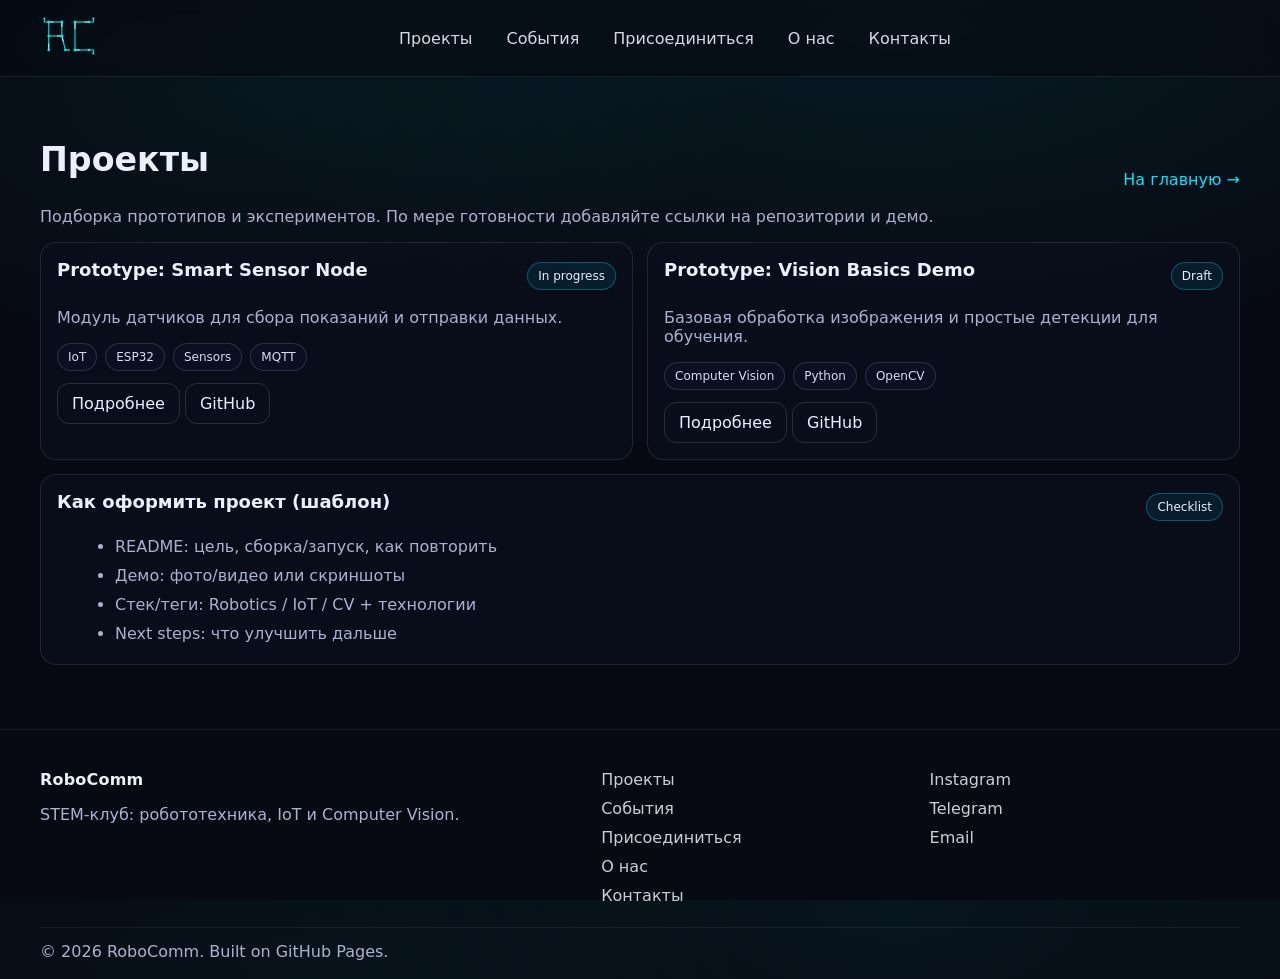
<file: projects/index.html>
<!doctype html>
<html lang="ru">
<head>
  <meta charset="utf-8" />
  <meta name="viewport" content="width=device-width, initial-scale=1" />
  <title>Проекты — RoboComm</title>
  <meta name="description" content="Проекты RoboComm: робототехника, IoT и Computer Vision." />

  <meta property="og:title" content="Проекты — RoboComm" />
  <meta property="og:description" content="Подборка прототипов и экспериментов RoboComm." />
  <meta property="og:image" content="../assets/img/og.png" />
  <meta property="og:type" content="website" />

  <link rel="icon" href="../assets/icons/favicon.svg" type="image/svg+xml"/>
  <link rel="icon" href="../assets/icons/favicon.ico"/>
  <link rel="stylesheet" href="../assets/css/styles.css" />
</head>
<body>
  <header class="header">
    <div class="container header__inner">
      <a class="brand" href="../">
        <svg xmlns="http://www.w3.org/2000/svg" viewBox="0 0 160 100" width="70" height="44" aria-label="RoboComm" role="img">
          <style>
            .rc-tr  { fill:none; stroke:#05e8e8; stroke-width:2.5; stroke-linecap:square; stroke-linejoin:miter; }
            .rc-nd  { fill:#05e8e8; }
            .rc-ndp { fill:#05e8e8; animation:rc-ndp 2.4s ease-in-out infinite; }
            .rc-sig { fill:none; stroke:#05e8e8; stroke-width:2.2; stroke-linecap:round; opacity:0; animation:rc-sig 3s ease-out infinite; }
            .rc-fl  { fill:none; stroke:rgba(190,252,255,.9); stroke-width:2.5; stroke-linecap:round; animation:rc-fl 1.8s linear infinite; }
            @keyframes rc-ndp { 0%,100%{opacity:1} 50%{opacity:.3} }
            @keyframes rc-sig  { 0%{opacity:0} 20%{opacity:1} 80%{opacity:.5} 100%{opacity:0} }
            @keyframes rc-fl   { from{stroke-dashoffset:240} to{stroke-dashoffset:0} }
          </style>
          <line class="rc-tr" x1="20" y1="18" x2="20" y2="82"/><line class="rc-tr" x1="20" y1="18" x2="50" y2="18"/>
          <line class="rc-tr" x1="50" y1="18" x2="50" y2="50"/><line class="rc-tr" x1="20" y1="50" x2="50" y2="50"/>
          <polyline class="rc-tr" points="50,50 58,82"/><polyline class="rc-tr" points="20,18 10,18 10,10"/>
          <line class="rc-tr" x1="58" y1="82" x2="66" y2="82"/>
          <line class="rc-tr" x1="112" y1="18" x2="80" y2="18"/><line class="rc-tr" x1="80" y1="18" x2="80" y2="82"/>
          <line class="rc-tr" x1="80" y1="82" x2="112" y2="82"/>
          <polyline class="rc-tr" points="112,18 122,18 122,10"/><polyline class="rc-tr" points="112,82 122,82 122,90"/>
          <line class="rc-fl" x1="20" y1="82" x2="20" y2="18" stroke-dasharray="14 240"/>
          <line class="rc-fl" x1="20" y1="18" x2="50" y2="18" stroke-dasharray="10 240" style="animation-delay:.25s"/>
          <line class="rc-fl" x1="50" y1="18" x2="50" y2="50" stroke-dasharray="10 240" style="animation-delay:.5s"/>
          <line class="rc-fl" x1="50" y1="50" x2="20" y2="50" stroke-dasharray="10 240" style="animation-delay:.75s"/>
          <polyline class="rc-fl" points="50,50 58,82" stroke-dasharray="12 240" style="animation-delay:1s"/>
          <line class="rc-fl" x1="112" y1="18" x2="80" y2="18" stroke-dasharray="10 240" style="animation-delay:.4s"/>
          <line class="rc-fl" x1="80" y1="18" x2="80" y2="82" stroke-dasharray="14 240" style="animation-delay:.8s"/>
          <line class="rc-fl" x1="80" y1="82" x2="112" y2="82" stroke-dasharray="10 240" style="animation-delay:1.2s"/>
          <circle class="rc-ndp" cx="20" cy="18" r="3.5"/><circle class="rc-ndp" cx="50" cy="18" r="3.5" style="animation-delay:.6s"/>
          <circle class="rc-ndp" cx="20" cy="50" r="3" style="animation-delay:1.2s"/><circle class="rc-ndp" cx="50" cy="50" r="3.5" style="animation-delay:.9s"/>
          <circle class="rc-ndp" cx="20" cy="82" r="3" style="animation-delay:1.8s"/><circle class="rc-ndp" cx="58" cy="82" r="3" style="animation-delay:1.5s"/>
          <circle class="rc-nd" cx="10" cy="10" r="2.5"/><circle class="rc-nd" cx="66" cy="82" r="2"/>
          <circle class="rc-ndp" cx="80" cy="18" r="3.5" style="animation-delay:.3s"/><circle class="rc-ndp" cx="112" cy="18" r="3" style="animation-delay:.9s"/>
          <circle class="rc-ndp" cx="80" cy="82" r="3.5" style="animation-delay:1.5s"/><circle class="rc-ndp" cx="112" cy="82" r="3" style="animation-delay:.6s"/>
          <circle class="rc-nd" cx="122" cy="10" r="2.5"/><circle class="rc-nd" cx="122" cy="90" r="2.5"/>
          <path class="rc-sig" d="M118,36 A16,16 0 0,1 118,64" style="animation-delay:0s"/>
          <path class="rc-sig" d="M126,26 A26,26 0 0,1 126,74" style="animation-delay:.9s"/>
          <path class="rc-sig" d="M134,16 A36,36 0 0,1 134,84" style="animation-delay:1.8s"/>
        </svg>
      </a>

      <nav class="nav" aria-label="Главная навигация">
        <a href="../projects/">Проекты</a>
        <a href="../events/">События</a>
        <a href="../join/">Присоединиться</a>
        <a href="../about/">О нас</a>
        <a href="../contact/">Контакты</a>
      </nav>

      <div class="header__cta">
      </div>
    </div>
  </header>

  <main class="section">
    <div class="container">
      <div class="section__head">
        <h1 class="h2">Проекты</h1>
        <a class="link" href="../">На главную →</a>
      </div>

      <p class="muted">
        Подборка прототипов и экспериментов. По мере готовности добавляйте ссылки на репозитории и демо.
      </p>

      <div class="cards" style="margin-top:16px;">
        <article class="card">
          <div class="card__top">
            <h3 class="h3">Prototype: Smart Sensor Node</h3>
            <span class="status">In progress</span>
          </div>
          <p class="muted">Модуль датчиков для сбора показаний и отправки данных.</p>
          <div class="tags">
            <span class="tag">IoT</span><span class="tag">ESP32</span><span class="tag">Sensors</span><span class="tag">MQTT</span>
          </div>
          <div class="card__actions" style="margin-top:12px;">
            <a class="btn btn--ghost" href="#">Подробнее</a>
            <a class="btn btn--ghost" href="#" target="_blank" rel="noreferrer">GitHub</a>
          </div>
        </article>

        <article class="card">
          <div class="card__top">
            <h3 class="h3">Prototype: Vision Basics Demo</h3>
            <span class="status">Draft</span>
          </div>
          <p class="muted">Базовая обработка изображения и простые детекции для обучения.</p>
          <div class="tags">
            <span class="tag">Computer Vision</span><span class="tag">Python</span><span class="tag">OpenCV</span>
          </div>
          <div class="card__actions" style="margin-top:12px;">
            <a class="btn btn--ghost" href="#">Подробнее</a>
            <a class="btn btn--ghost" href="#" target="_blank" rel="noreferrer">GitHub</a>
          </div>
        </article>
      </div>

      <div class="card" style="margin-top:14px;">
        <div class="card__top">
          <h3 class="h3">Как оформить проект (шаблон)</h3>
          <span class="status">Checklist</span>
        </div>
        <ul class="muted" style="margin:10px 0 0 18px; line-height:1.8;">
          <li>README: цель, сборка/запуск, как повторить</li>
          <li>Демо: фото/видео или скриншоты</li>
          <li>Стек/теги: Robotics / IoT / CV + технологии</li>
          <li>Next steps: что улучшить дальше</li>
        </ul>
      </div>
    </div>
  </main>

  <footer class="footer">
    <div class="container footer__grid">
      <div>
        <div class="brand brand--footer">RoboComm</div>
        <p class="muted">STEM-клуб: робототехника, IoT и Computer Vision.</p>
      </div>

      <div class="footer__links">
        <a href="../projects/">Проекты</a>
        <a href="../events/">События</a>
        <a href="../join/">Присоединиться</a>
        <a href="../about/">О нас</a>
        <a href="../contact/">Контакты</a>
      </div>

      <div class="footer__links">
        <a href="#">Instagram</a>
        <a href="#">Telegram</a>
        <a href="#">Email</a>
      </div>
    </div>

    <div class="container footer__bottom">
      <span class="muted">© <span id="year"></span> RoboComm. Built on GitHub Pages.</span>
    </div>
  </footer>

  <script>document.getElementById('year').textContent = new Date().getFullYear();</script>
</body>
</html>
</file>
<file: assets/css/styles.css>
:root{
  --bg:#070A12;
  --surface:#0B1020;
  --surface2:#101A33;
  --text:#EAF0FF;
  --muted:#A8B3CF;
  --border:rgba(234,240,255,.10);
  --accent:#00E5FF;

  --glow-soft: 0 0 24px rgba(0,229,255,.25);
  --glow-strong: 0 0 40px rgba(0,229,255,.35);

  --radius-lg:16px;
  --radius-md:12px;
  --radius-pill:999px;
}

*{box-sizing:border-box}
html,body{height:100%}
body{
  margin:0;
  font-family: Inter, system-ui, -apple-system, Segoe UI, Roboto, Arial, sans-serif;
  background: radial-gradient(1200px 600px at 70% 0%, rgba(0,229,255,.08), transparent 60%),
              radial-gradient(900px 500px at 20% 10%, rgba(0,229,255,.05), transparent 55%),
              var(--bg);
  color:var(--text);
}

a{color:inherit; text-decoration:none}
a.link{color:var(--accent)}
a.link:hover{filter:drop-shadow(var(--glow-soft))}

.container{
  width:min(1200px, calc(100% - 40px));
  margin-inline:auto;
}

.h1,.h2,.h3{
  font-family: "Space Grotesk", system-ui, -apple-system, Segoe UI, Roboto, Arial, sans-serif;
  margin:0 0 10px 0;
}
.h1{font-size:clamp(34px, 4vw, 54px); line-height:1.05}
.h2{font-size:clamp(24px, 2.6vw, 34px); line-height:1.15}
.h3{font-size:18px; line-height:1.25}

.lead{font-size:18px; line-height:1.6; color:var(--muted); max-width:60ch}
.muted{color:var(--muted)}
.section{padding:64px 0}
.section__head{display:flex; align-items:flex-end; justify-content:space-between; gap:16px; margin-bottom:18px}

.header{
  position:sticky; top:0; z-index:50;
  border-bottom:1px solid rgba(234,240,255,.08);
  background: rgba(7,10,18,.55);
  backdrop-filter: blur(10px);
}
.header__inner{
  display:flex; align-items:center; justify-content:space-between;
  padding:14px 0;
  gap:16px;
}
.brand{font-weight:700; letter-spacing:.2px}
.nav{display:flex; gap:14px; align-items:center}
.nav a{
  padding:8px 10px;
  border-radius:10px;
  color:rgba(234,240,255,.9);
}
.nav a:hover{
  color:var(--accent);
  box-shadow: var(--glow-soft);
  background: rgba(0,229,255,.06);
}
.header__cta{display:flex; gap:10px; align-items:center}

.btn{
  display:inline-flex; align-items:center; justify-content:center;
  padding:10px 14px;
  border-radius: var(--radius-md);
  border:1px solid rgba(234,240,255,.14);
  background: rgba(11,16,32,.6);
  color:var(--text);
  gap:8px;
}
.btn:hover{border-color:rgba(0,229,255,.35); box-shadow: var(--glow-soft)}
.btn--primary{
  border-color: rgba(0,229,255,.45);
  background: rgba(0,229,255,.10);
}
.btn--ghost{background: transparent}

.hero{padding:64px 0 30px}
.hero__grid{
  display:grid;
  grid-template-columns: 1.1fr .9fr;
  gap:24px;
  align-items:stretch;
}
.hero__actions{display:flex; gap:12px; margin:18px 0 18px}

.features{
  display:grid;
  grid-template-columns: repeat(3, 1fr);
  gap:12px;
  margin-top:22px;
}
.feature{
  border:1px solid var(--border);
  background: rgba(11,16,32,.55);
  border-radius: var(--radius-lg);
  padding:14px;
}
.feature:hover{border-color: rgba(0,229,255,.35); box-shadow: var(--glow-soft)}

.hero__visual{
  position:relative;
  border:1px solid var(--border);
  background: rgba(11,16,32,.45);
  border-radius: var(--radius-lg);
  overflow:hidden;
}
.gridbg{
  position:absolute; inset:0;
  background-image:
    linear-gradient(rgba(234,240,255,.06) 1px, transparent 1px),
    linear-gradient(90deg, rgba(234,240,255,.06) 1px, transparent 1px);
  background-size: 38px 38px;
  opacity:.25;
  pointer-events:none;
}
.osc{
  position:absolute; inset:0;
  display:flex; align-items:center; justify-content:center;
}
.osc__line{
  width:82%;
  height:2px;
  background: rgba(0,229,255,.8);
  box-shadow: var(--glow-strong);
  transform-origin:left;
  animation: pulse 2.2s ease-in-out infinite;
}
@keyframes pulse{
  0%,100%{transform: scaleX(.65); opacity:.55}
  50%{transform: scaleX(1); opacity:1}
}

.cards{
  display:grid;
  grid-template-columns: repeat(2, 1fr);
  gap:14px;
}
.card{
  border:1px solid var(--border);
  background: rgba(11,16,32,.55);
  border-radius: var(--radius-lg);
  padding:16px;
}
.card:hover{border-color: rgba(0,229,255,.35); box-shadow: var(--glow-soft)}
.card__top{display:flex; align-items:center; justify-content:space-between; gap:12px}
.status{
  font-size:12px;
  padding:6px 10px;
  border-radius: var(--radius-pill);
  border:1px solid rgba(0,229,255,.30);
  background: rgba(0,229,255,.08);
  color: var(--text);
  white-space:nowrap;
}
.tags{display:flex; flex-wrap:wrap; gap:8px; margin:12px 0 0}
.tag{
  font-size:12px;
  padding:6px 10px;
  border-radius: var(--radius-pill);
  border:1px solid rgba(234,240,255,.14);
  background: rgba(16,26,51,.35);
  color: rgba(234,240,255,.92);
}
.tag:hover{border-color: rgba(0,229,255,.35); box-shadow: var(--glow-soft)}

.footer{
  border-top:1px solid rgba(234,240,255,.08);
  padding:40px 0 18px;
  background: rgba(7,10,18,.35);
}
.footer__grid{
  display:grid;
  grid-template-columns: 1.4fr .8fr .8fr;
  gap:18px;
  align-items:start;
}
.brand--footer{font-weight:800; margin-bottom:8px}
.footer__links{display:flex; flex-direction:column; gap:10px}
.footer__links a{color:rgba(234,240,255,.85)}
.footer__links a:hover{color:var(--accent); filter:drop-shadow(var(--glow-soft))}
.footer__bottom{padding-top:14px; border-top:1px solid rgba(234,240,255,.06); margin-top:22px}

/* Mobile */
@media (max-width: 900px){
  .hero__grid{grid-template-columns:1fr}
  .features{grid-template-columns:1fr}
  .cards{grid-template-columns:1fr}
  .nav{display:none} /* MVP: позже сделаем бургер */
}
</file>
